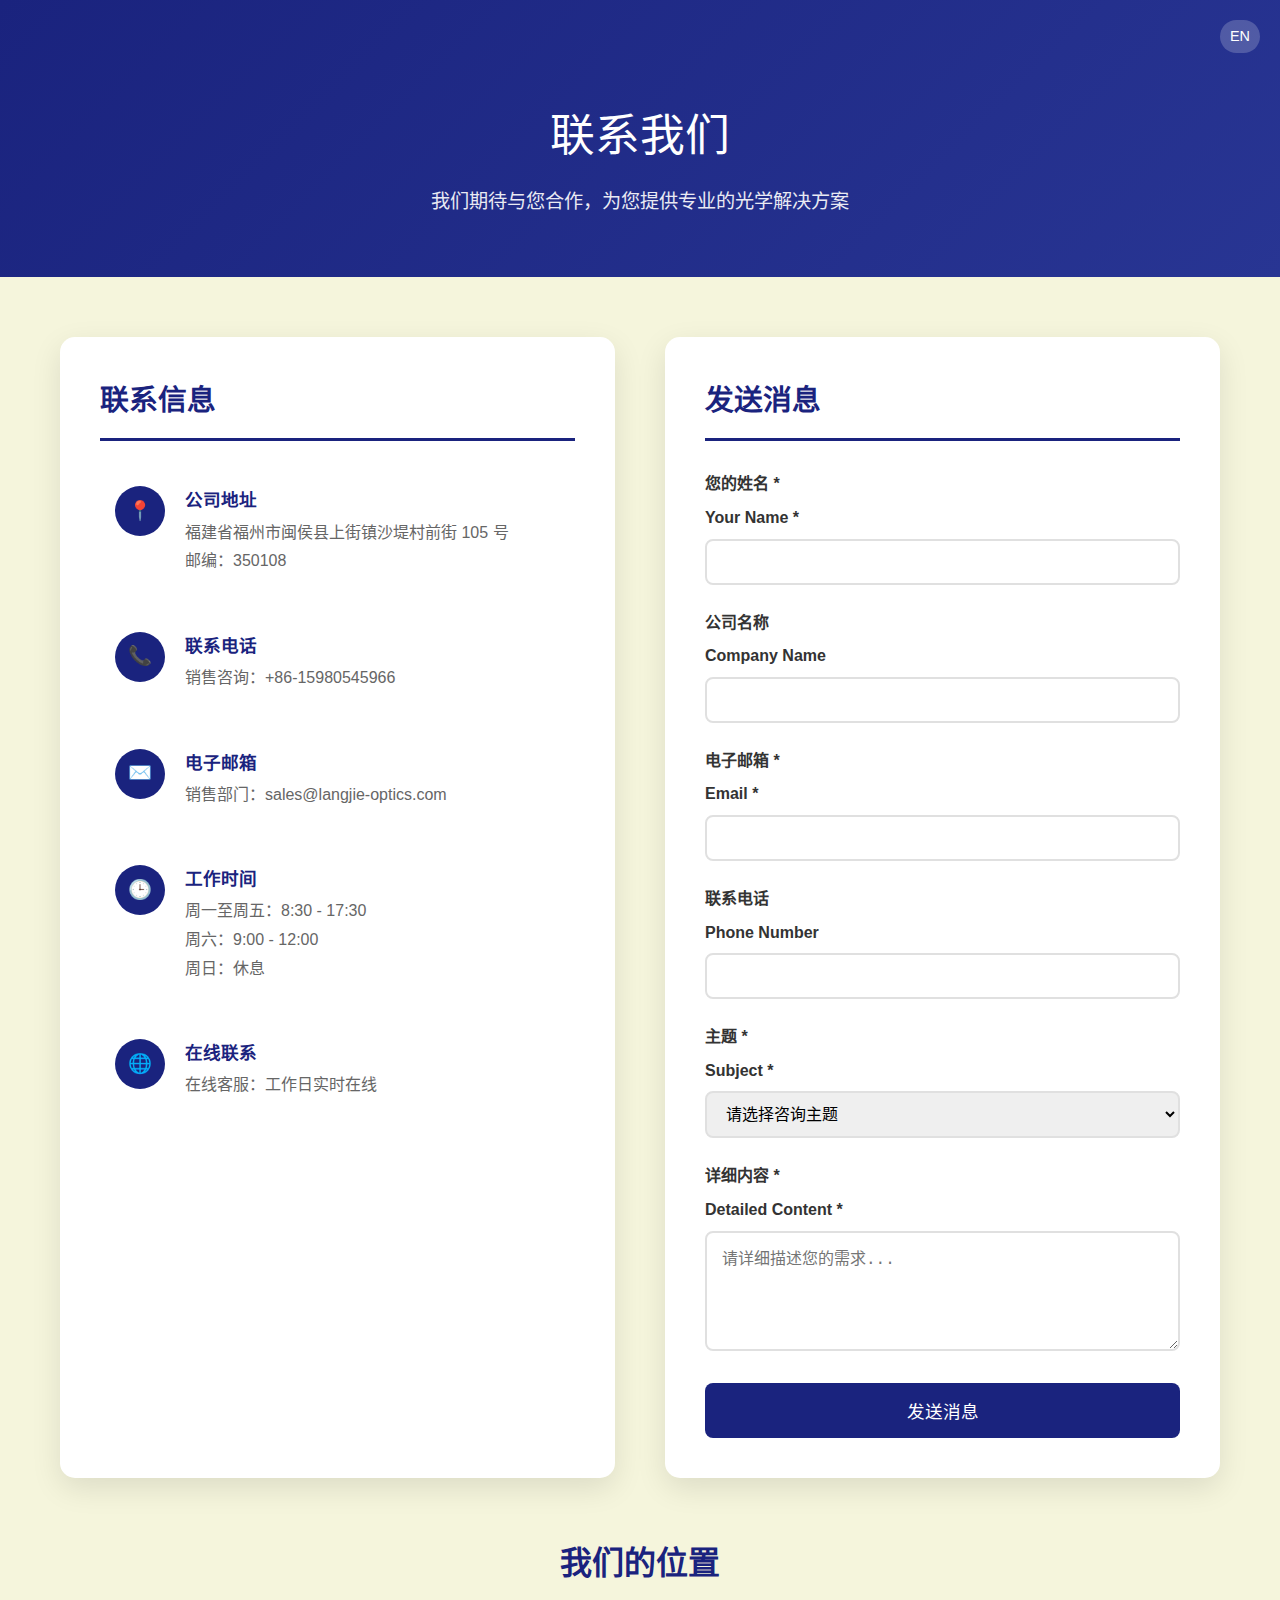
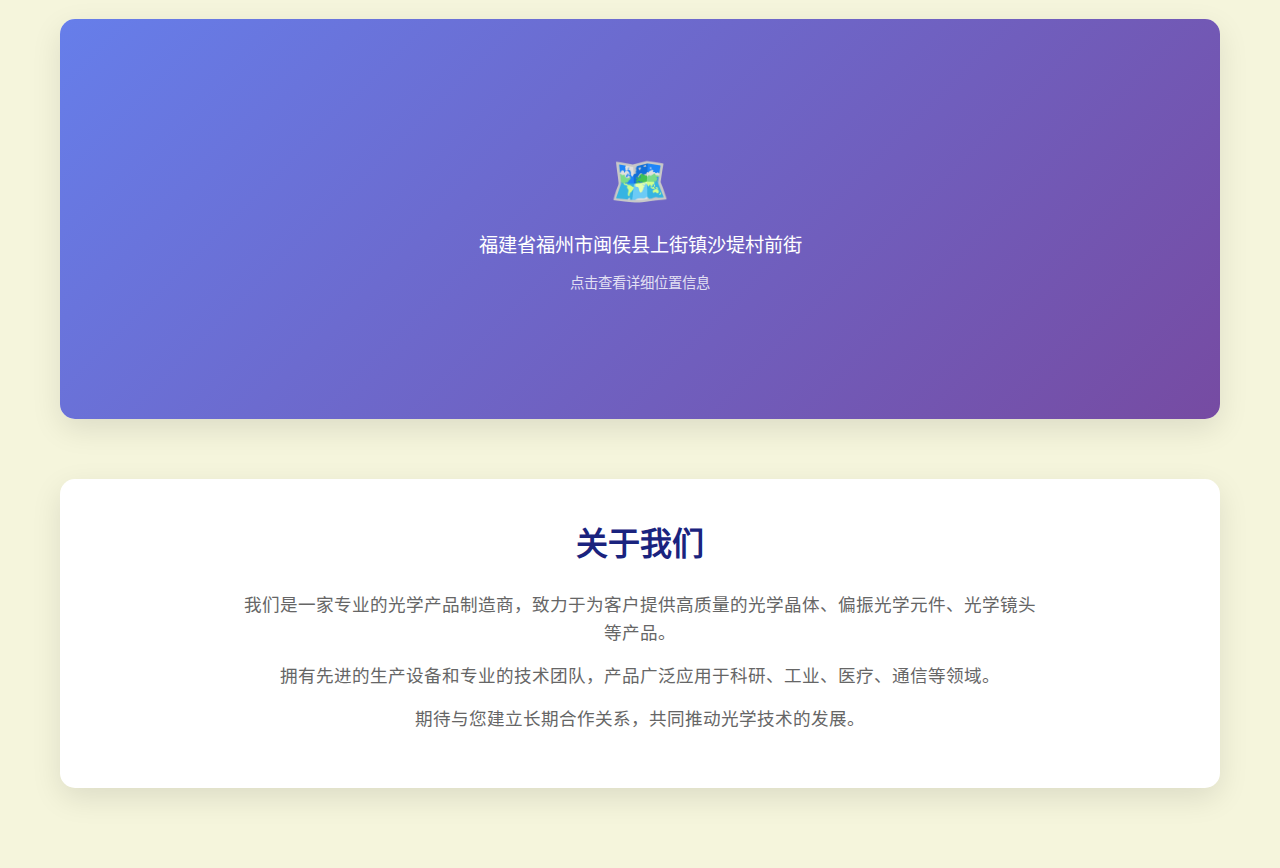
<file: 联系我们.html>
<!DOCTYPE html>
<html lang="zh-CN">
<head>
    <meta charset="UTF-8">
    <meta name="viewport" content="width=device-width, initial-scale=1.0">
    <title>联系我们 - Contact Us | 专业光学解决方案 - Professional Optical Solutions</title>
    <style>
        * {
            margin: 0;
            padding: 0;
            box-sizing: border-box;
        }

        body {
            font-family: 'Arial', 'Microsoft YaHei', sans-serif;
            line-height: 1.6;
            color: #333;
            background-color: #f5f5dc; /* 米黄色背景 */
        }

        /* 头部样式 */
        .contact-header {
            background: linear-gradient(135deg, #1a237e 0%, #283593 100%);
            color: white;
            padding: 100px 0 60px;
            text-align: center;
            margin-bottom: 60px;
        }

        .contact-header h1 {
            font-size: 2.8rem;
            margin-bottom: 15px;
            font-weight: 300;
        }

        .contact-header p {
            font-size: 1.2rem;
            opacity: 0.9;
            max-width: 600px;
            margin: 0 auto;
        }

        /* 主要内容区域 */
        .contact-container {
            max-width: 1200px;
            margin: 0 auto;
            padding: 0 20px 80px;
        }

        .contact-grid {
            display: grid;
            grid-template-columns: 1fr 1fr;
            gap: 50px;
            margin-bottom: 60px;
        }

        /* 联系信息卡片 */
        .contact-info {
            background: white;
            border-radius: 15px;
            padding: 40px;
            box-shadow: 0 10px 30px rgba(0,0,0,0.1);
        }

        .contact-info h2 {
            color: #1a237e;
            font-size: 1.8rem;
            margin-bottom: 30px;
            padding-bottom: 15px;
            border-bottom: 3px solid #1a237e;
        }

        .info-item {
            display: flex;
            align-items: flex-start;
            margin-bottom: 25px;
            padding: 15px;
            border-radius: 8px;
            transition: background-color 0.3s ease;
        }

        .info-item:hover {
            background-color: #f8f9ff;
        }

        .info-icon {
            width: 50px;
            height: 50px;
            background: #1a237e;
            border-radius: 50%;
            display: flex;
            align-items: center;
            justify-content: center;
            margin-right: 20px;
            flex-shrink: 0;
        }

        .info-icon i {
            color: white;
            font-size: 1.2rem;
        }

        .info-content h3 {
            color: #1a237e;
            margin-bottom: 5px;
            font-size: 1.1rem;
        }

        .info-content p {
            color: #666;
            margin-bottom: 3px;
        }

        .info-content a {
            color: #666;
            text-decoration: none;
            transition: color 0.3s ease;
        }

        .info-content a:hover {
            color: #1a237e;
        }

        /* 联系表单 */
        .contact-form {
            background: white;
            border-radius: 15px;
            padding: 40px;
            box-shadow: 0 10px 30px rgba(0,0,0,0.1);
        }

        .contact-form h2 {
            color: #1a237e;
            font-size: 1.8rem;
            margin-bottom: 30px;
            padding-bottom: 15px;
            border-bottom: 3px solid #1a237e;
        }

        .form-group {
            margin-bottom: 25px;
        }

        .form-group label {
            display: block;
            margin-bottom: 8px;
            color: #333;
            font-weight: 600;
        }

        .form-control {
            width: 100%;
            padding: 12px 15px;
            border: 2px solid #e0e0e0;
            border-radius: 8px;
            font-size: 1rem;
            transition: border-color 0.3s ease;
        }

        .form-control:focus {
            outline: none;
            border-color: #1a237e;
        }

        textarea.form-control {
            resize: vertical;
            min-height: 120px;
        }

        .submit-btn {
            background: #1a237e;
            color: white;
            padding: 15px 40px;
            border: none;
            border-radius: 8px;
            font-size: 1.1rem;
            cursor: pointer;
            transition: background 0.3s ease;
            width: 100%;
        }

        .submit-btn:hover {
            background: #283593;
        }

        /* 地图区域 */
        .map-section {
            margin-bottom: 60px;
        }

        .map-section h2 {
            text-align: center;
            color: #1a237e;
            font-size: 2rem;
            margin-bottom: 30px;
        }

        .map-container {
            background: white;
            border-radius: 15px;
            overflow: hidden;
            box-shadow: 0 10px 30px rgba(0,0,0,0.1);
            height: 400px;
        }

        .map-placeholder {
            width: 100%;
            height: 100%;
            background: linear-gradient(135deg, #667eea 0%, #764ba2 100%);
            display: flex;
            align-items: center;
            justify-content: center;
            color: white;
            font-size: 1.2rem;
        }

        /* 公司信息 */
        .company-info {
            background: white;
            border-radius: 15px;
            padding: 40px;
            box-shadow: 0 10px 30px rgba(0,0,0,0.1);
            text-align: center;
        }

        .company-info h2 {
            color: #1a237e;
            font-size: 2rem;
            margin-bottom: 20px;
        }

        .company-info p {
            color: #666;
            font-size: 1.1rem;
            margin-bottom: 15px;
            max-width: 800px;
            margin-left: auto;
            margin-right: auto;
        }

        /* 响应式设计 */
        @media (max-width: 768px) {
            .contact-header {
                padding: 80px 0 40px;
            }

            .contact-header h1 {
                font-size: 2.2rem;
            }

            .contact-grid {
                grid-template-columns: 1fr;
                gap: 30px;
            }

            .contact-info, .contact-form {
                padding: 30px 25px;
            }

            .info-item {
                flex-direction: column;
                text-align: center;
            }

            .info-icon {
                margin-right: 0;
                margin-bottom: 15px;
            }
        }

        /* 图标样式 */
        .icon {
            font-style: normal;
            font-weight: bold;
        }

        /* 成功消息 */
        .success-message {
            background: #d4edda;
            color: #155724;
            padding: 15px;
            border-radius: 8px;
            margin-bottom: 20px;
            display: none;
        }

        /* 语言切换 */
        .lang-switch {
            position: absolute;
            top: 20px;
            right: 20px;
            background: rgba(255,255,255,0.2);
            border-radius: 20px;
            padding: 5px 10px;
            color: white;
            font-size: 0.9rem;
            cursor: pointer;
        }

        .english {
            display: none;
        }
    </style>
</head>
<body>
    <!-- 语言切换按钮 -->
    <div class="lang-switch" id="langSwitch">EN</div>

    <!-- 联系页面头部 -->
    <header class="contact-header">
        <h1 class="chinese">联系我们</h1>
        <h1 class="english">Contact Us</h1>
        <p class="chinese">我们期待与您合作，为您提供专业的光学解决方案</p>
        <p class="english">We look forward to cooperating with you and providing professional optical solutions</p>
    </header>

    <!-- 主要内容区域 -->
    <main class="contact-container">
        <!-- 联系信息和表单 -->
        <div class="contact-grid">
            <!-- 联系信息 -->
            <div class="contact-info">
                <h2 class="chinese">联系信息</h2>
                <h2 class="english">Contact Information</h2>
                
                <div class="info-item">
                    <div class="info-icon">
                        <i class="icon">📍</i>
                    </div>
                    <div class="info-content">
                        <h3 class="chinese">公司地址</h3>
                        <h3 class="english">Company Address</h3>
                        <p class="chinese">福建省福州市闽侯县上街镇沙堤村前街 105 号</p>
    
                        <p class="english">No. 105, Front Street, Shadi Village, Shangjie Town, Minhou County, Fuzhou City, Fujian Province, P.R.China</p>
                        <p class="chinese">邮编：350108</p>
                        <p class="english">Postal Code: 350108</p>
                    </div>
                </div>

                <div class="info-item">
                    <div class="info-icon">
                        <i class="icon">📞</i>
                    </div>
                    <div class="info-content">
                        <h3 class="chinese">联系电话</h3>
                        <h3 class="english">Contact Phone</h3>
                        <p class="chinese">销售咨询：<a href="tel:+86-21-68881234">+86-15980545966</a></p>
                        <p class="english">Sales: <a href="tel:+86-21-68881234">+86-15980545966</a></p>
                    </div>
                </div>

                <div class="info-item">
                    <div class="info-icon">
                        <i class="icon">✉️</i>
                    </div>
                    <div class="info-content">
                        <h3 class="chinese">电子邮箱</h3>
                        <h3 class="english">Email</h3>
                        <p class="chinese">销售部门：<a href="mailto:sales@optics.com">sales@langjie-optics.com</a></p>
                        <p class="english">Sales: <a href="mailto:sales@optics.com">sales@langjie-optics.com</a></p>
                    </div>
                </div>

                <div class="info-item">
                    <div class="info-icon">
                        <i class="icon">🕒</i>
                    </div>
                    <div class="info-content">
                        <h3 class="chinese">工作时间</h3>
                        <h3 class="english">Business Hours</h3>
                        <p class="chinese">周一至周五：8:30 - 17:30</p>
                        <p class="english">Monday - Friday: 8:30 - 17:30</p>
                        <p class="chinese">周六：9:00 - 12:00</p>
                        <p class="english">Saturday: 9:00 - 12:00</p>
                        <p class="chinese">周日：休息</p>
                        <p class="english">Sunday: Closed</p>
                    </div>
                </div>

                <div class="info-item">
                    <div class="info-icon">
                        <i class="icon">🌐</i>
                    </div>
                    <div class="info-content">
                        <h3 class="chinese">在线联系</h3>
                        <h3 class="english">Online Contact</h3>
                        <p class="chinese">在线客服：工作日实时在线</p>
                        <p class="english">Online Support: Real-time on weekdays</p>
                    </div>
                </div>
            </div>

            <!-- 联系表单 -->
            <div class="contact-form">
                <h2 class="chinese">发送消息</h2>
                <h2 class="english">Send Message</h2>
                <div class="success-message chinese" id="successMessage">
                    感谢您的留言！我们会在24小时内回复您。
                </div>
                <div class="success-message english" id="successMessageEn">
                    Thank you for your message! We will reply within 24 hours.
                </div>
                <form id="contactForm">
                    <div class="form-group">
                        <label for="name" class="chinese">您的姓名 *</label>
                        <label for="name" class="english">Your Name *</label>
                        <input type="text" id="name" name="name" class="form-control" required>
                    </div>

                    <div class="form-group">
                        <label for="company" class="chinese">公司名称</label>
                        <label for="company" class="english">Company Name</label>
                        <input type="text" id="company" name="company" class="form-control">
                    </div>

                    <div class="form-group">
                        <label for="email" class="chinese">电子邮箱 *</label>
                        <label for="email" class="english">Email *</label>
                        <input type="email" id="email" name="email" class="form-control" required>
                    </div>

                    <div class="form-group">
                        <label for="phone" class="chinese">联系电话</label>
                        <label for="phone" class="english">Phone Number</label>
                        <input type="tel" id="phone" name="phone" class="form-control">
                    </div>

                    <div class="form-group">
                        <label for="subject" class="chinese">主题 *</label>
                        <label for="subject" class="english">Subject *</label>
                        <select id="subject" name="subject" class="form-control" required>
                            <option value="" class="chinese">请选择咨询主题</option>
                            <option value="" class="english">Please select inquiry subject</option>
                            <option value="product" class="chinese">产品咨询</option>
                            <option value="product" class="english">Product Inquiry</option>
                            <option value="quote" class="chinese">报价请求</option>
                            <option value="quote" class="english">Quote Request</option>
                            <option value="tech" class="chinese">技术支持</option>
                            <option value="tech" class="english">Technical Support</option>
                            <option value="cooperation" class="chinese">合作洽谈</option>
                            <option value="cooperation" class="english">Cooperation</option>
                            <option value="other" class="chinese">其他</option>
                            <option value="other" class="english">Other</option>
                        </select>
                    </div>

                    <div class="form-group">
                        <label for="message" class="chinese">详细内容 *</label>
                        <label for="message" class="english">Detailed Content *</label>
                        <textarea id="message" name="message" class="form-control chinese" required placeholder="请详细描述您的需求..."></textarea>
                        <textarea id="message" name="message" class="form-control english" required placeholder="Please describe your needs in detail..."></textarea>
                    </div>

                    <button type="submit" class="submit-btn chinese">发送消息</button>
                    <button type="submit" class="submit-btn english">Send Message</button>
                </form>
            </div>
        </div>

        <!-- 地图区域 -->
        <div class="map-section">
            <h2 class="chinese">我们的位置</h2>
            <h2 class="english">Our Location</h2>
            <div class="map-container">
                <div class="map-placeholder">
                    <div style="text-align: center;">
                        <div style="font-size: 3rem; margin-bottom: 10px;">🗺️</div>
                        <div class="chinese">福建省福州市闽侯县上街镇沙堤村前街</div>
                        <div class="english">No. 123, Shadi Village, Shangjie Town, Minhou County, Fuzhou City, Fujian Province</div>
                        <div style="font-size: 0.9rem; margin-top: 10px; opacity: 0.8;" class="chinese">点击查看详细位置信息</div>
                        <div style="font-size: 0.9rem; margin-top: 10px; opacity: 0.8;" class="english">Click to view detailed location information</div>
                    </div>
                </div>
            </div>
        </div>

        <!-- 公司信息 -->
        <div class="company-info">
            <h2 class="chinese">关于我们</h2>
            <h2 class="english">About Us</h2>
            <p class="chinese">我们是一家专业的光学产品制造商，致力于为客户提供高质量的光学晶体、偏振光学元件、光学镜头等产品。</p>
            <p class="english">We are a professional optical product manufacturer, committed to providing customers with high-quality optical crystals, polarization optical components, optical lenses and other products.</p>
            <p class="chinese">拥有先进的生产设备和专业的技术团队，产品广泛应用于科研、工业、医疗、通信等领域。</p>
            <p class="english">With advanced production equipment and professional technical team, our products are widely used in scientific research, industry, medical, communication and other fields.</p>
            <p class="chinese">期待与您建立长期合作关系，共同推动光学技术的发展。</p>
            <p class="english">We look forward to establishing long-term cooperative relationships with you and jointly promoting the development of optical technology.</p>
        </div>
    </main>

    <script>
        document.addEventListener('DOMContentLoaded', function() {
            const contactForm = document.getElementById('contactForm');
            const successMessage = document.getElementById('successMessage');
            const successMessageEn = document.getElementById('successMessageEn');
            const langSwitch = document.getElementById('langSwitch');
            let currentLang = 'chinese';

            // 语言切换功能
            langSwitch.addEventListener('click', function() {
                const chineseElements = document.querySelectorAll('.chinese');
                const englishElements = document.querySelectorAll('.english');
                
                if (currentLang === 'chinese') {
                    chineseElements.forEach(el => el.style.display = 'none');
                    englishElements.forEach(el => el.style.display = 'block');
                    langSwitch.textContent = '中文';
                    currentLang = 'english';
                } else {
                    chineseElements.forEach(el => el.style.display = 'block');
                    englishElements.forEach(el => el.style.display = 'none');
                    langSwitch.textContent = 'EN';
                    currentLang = 'chinese';
                }
            });

            contactForm.addEventListener('submit', function(e) {
                e.preventDefault();
                
                // 模拟表单提交
                const formData = new FormData(contactForm);
                console.log('表单数据:', Object.fromEntries(formData));
                
                // 显示成功消息
                if (currentLang === 'chinese') {
                    successMessage.style.display = 'block';
                    successMessageEn.style.display = 'none';
                } else {
                    successMessage.style.display = 'none';
                    successMessageEn.style.display = 'block';
                }
                
                // 重置表单
                contactForm.reset();
                
                // 3秒后隐藏成功消息
                setTimeout(() => {
                    successMessage.style.display = 'none';
                    successMessageEn.style.display = 'none';
                }, 5000);
            });

            // 地图点击事件
            const mapPlaceholder = document.querySelector('.map-placeholder');
            mapPlaceholder.addEventListener('click', function() {
                if (currentLang === 'chinese') {
                    alert('这里可以集成百度地图或Google地图API');
                } else {
                    alert('Here you can integrate Baidu Maps or Google Maps API');
                }
            });

            // 电话号码点击事件
            document.querySelectorAll('a[href^="tel:"]').forEach(link => {
                link.addEventListener('click', function(e) {
                    e.preventDefault();
                    const phoneNumber = this.getAttribute('href').replace('tel:', '');
                    if (currentLang === 'chinese') {
                        if (confirm(`是否要拨打 ${phoneNumber}？`)) {
                            window.location.href = this.getAttribute('href');
                        }
                    } else {
                        if (confirm(`Do you want to call ${phoneNumber}?`)) {
                            window.location.href = this.getAttribute('href');
                        }
                    }
                });
            });
        });
    </script>
</body>
</html>
</file>
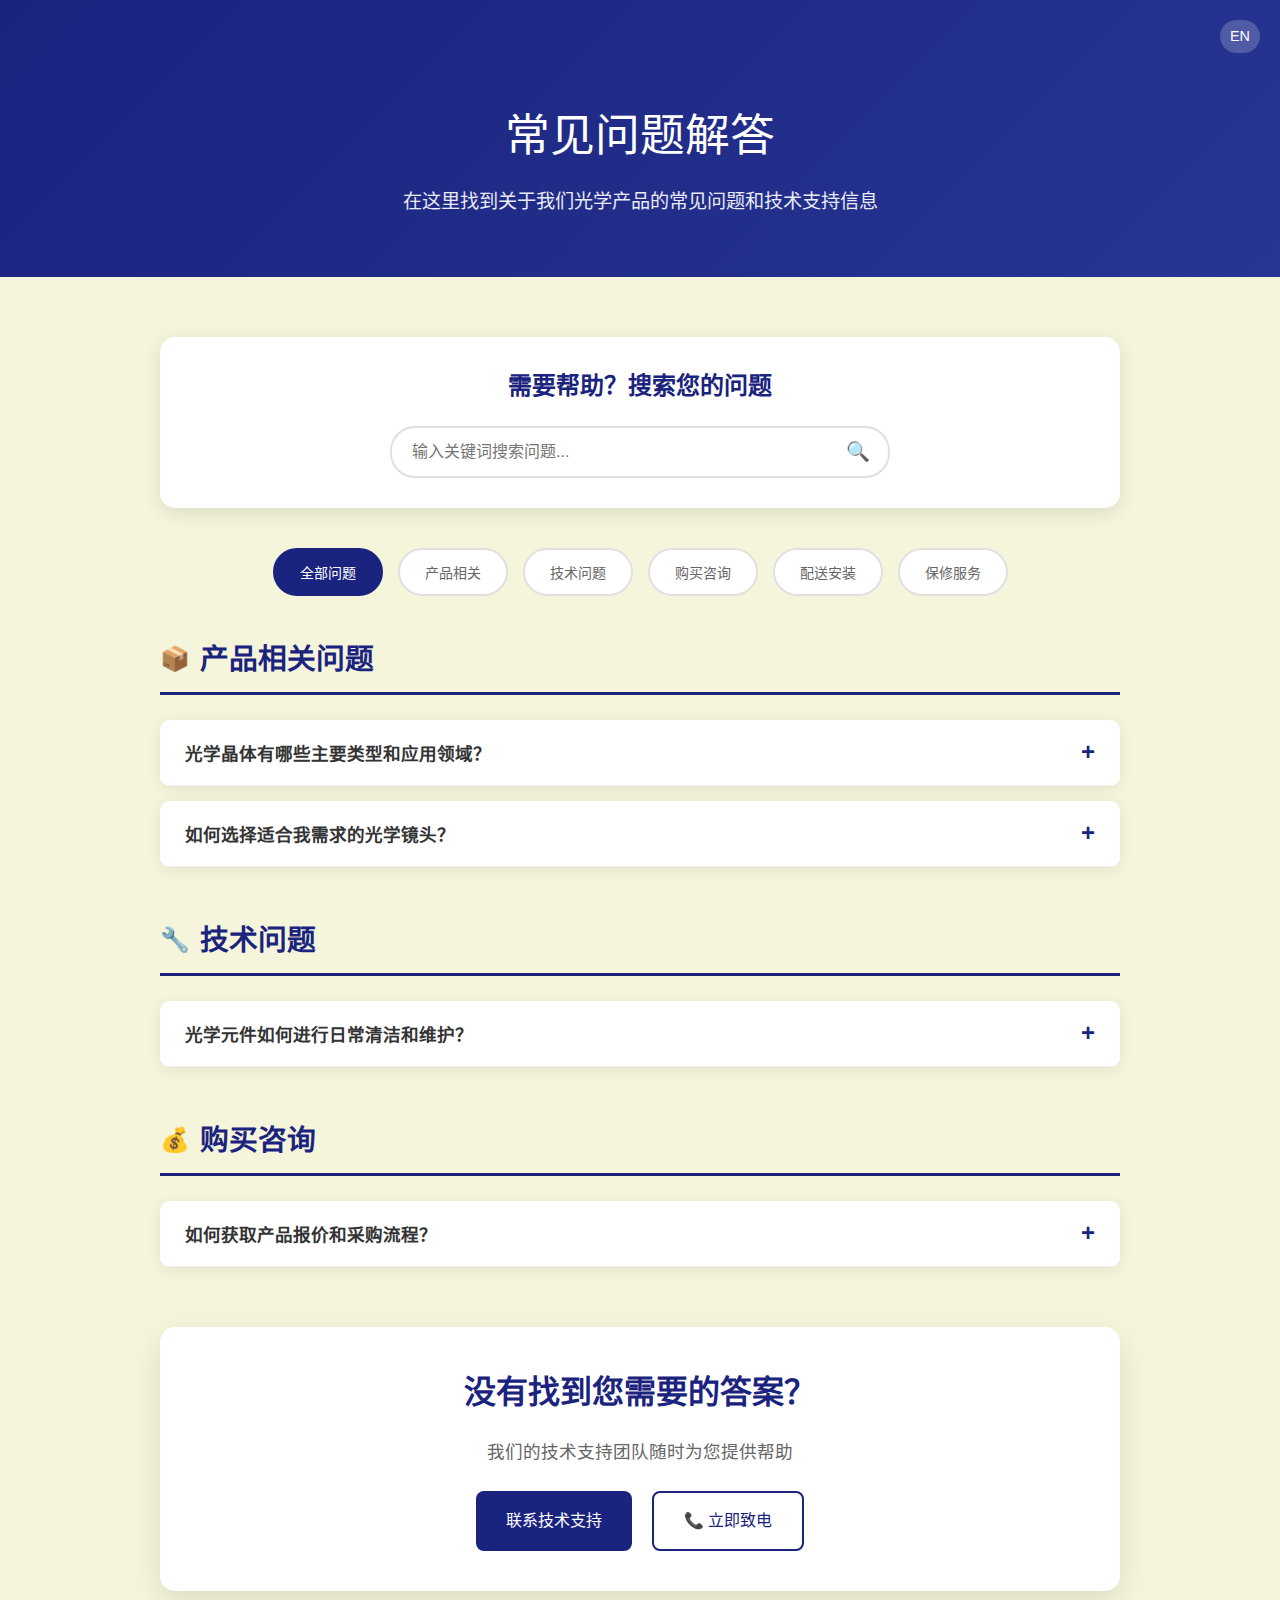
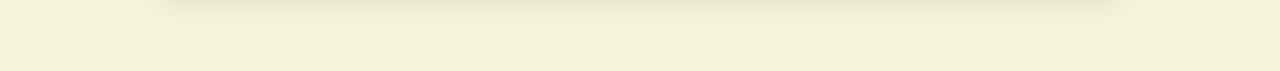
<file: 问题与回答.html>
<!DOCTYPE html>
<html lang="zh-CN">
<head>
    <meta charset="UTF-8">
    <meta name="viewport" content="width=device-width, initial-scale=1.0">
    <title>常见问题 - FAQ | 光学产品技术支持 - Optical Product Technical Support</title>
    <style>
        * {
            margin: 0;
            padding: 0;
            box-sizing: border-box;
        }

        body {
            font-family: 'Arial', 'Microsoft YaHei', sans-serif;
            line-height: 1.6;
            color: #333;
            background-color: #f5f5dc; /* 米黄色背景 */
        }

        /* 头部样式 */
        .faq-header {
            background: linear-gradient(135deg, #1a237e 0%, #283593 100%);
            color: white;
            padding: 100px 0 60px;
            text-align: center;
            margin-bottom: 60px;
        }

        .faq-header h1 {
            font-size: 2.8rem;
            margin-bottom: 15px;
            font-weight: 300;
        }

        .faq-header p {
            font-size: 1.2rem;
            opacity: 0.9;
            max-width: 600px;
            margin: 0 auto;
        }

        /* 主要内容区域 */
        .faq-container {
            max-width: 1000px;
            margin: 0 auto;
            padding: 0 20px 80px;
        }

        /* 搜索区域 */
        .search-section {
            background: white;
            border-radius: 15px;
            padding: 30px;
            box-shadow: 0 5px 20px rgba(0,0,0,0.1);
            margin-bottom: 40px;
            text-align: center;
        }

        .search-section h2 {
            color: #1a237e;
            margin-bottom: 20px;
            font-size: 1.5rem;
        }

        .search-box {
            max-width: 500px;
            margin: 0 auto;
            position: relative;
        }

        .search-input {
            width: 100%;
            padding: 15px 50px 15px 20px;
            border: 2px solid #e0e0e0;
            border-radius: 25px;
            font-size: 1rem;
            transition: border-color 0.3s ease;
        }

        .search-input:focus {
            outline: none;
            border-color: #1a237e;
        }

        .search-icon {
            position: absolute;
            right: 20px;
            top: 50%;
            transform: translateY(-50%);
            color: #666;
            font-size: 1.2rem;
        }

        /* 分类导航 */
        .category-nav {
            display: flex;
            justify-content: center;
            flex-wrap: wrap;
            gap: 15px;
            margin-bottom: 40px;
        }

        .category-btn {
            padding: 12px 25px;
            background: white;
            border: 2px solid #e0e0e0;
            border-radius: 25px;
            cursor: pointer;
            transition: all 0.3s ease;
            font-size: 14px;
            color: #666;
            font-weight: 500;
        }

        .category-btn:hover,
        .category-btn.active {
            background: #1a237e;
            color: white;
            border-color: #1a237e;
        }

        /* 问题分类区域 */
        .category-section {
            margin-bottom: 50px;
        }

        .category-title {
            font-size: 1.8rem;
            color: #1a237e;
            margin-bottom: 25px;
            padding-bottom: 10px;
            border-bottom: 3px solid #1a237e;
            display: flex;
            align-items: center;
        }

        .category-icon {
            margin-right: 10px;
            font-size: 1.5rem;
        }

        /* FAQ项目 */
        .faq-item {
            background: white;
            border-radius: 10px;
            margin-bottom: 15px;
            box-shadow: 0 3px 15px rgba(0,0,0,0.08);
            overflow: hidden;
            transition: all 0.3s ease;
        }

        .faq-item:hover {
            box-shadow: 0 5px 20px rgba(0,0,0,0.12);
        }

        .faq-question {
            padding: 20px 60px 20px 25px;
            cursor: pointer;
            position: relative;
            font-weight: 600;
            font-size: 1.1rem;
            color: #333;
            background: white;
            border: none;
            width: 100%;
            text-align: left;
            transition: background-color 0.3s ease;
        }

        .faq-question:hover {
            background-color: #f8f9ff;
        }

        .faq-question::after {
            content: '+';
            position: absolute;
            right: 25px;
            top: 50%;
            transform: translateY(-50%);
            font-size: 1.5rem;
            color: #1a237e;
            transition: transform 0.3s ease;
        }

        .faq-item.active .faq-question::after {
            content: '-';
            transform: translateY(-50%) rotate(0deg);
        }

        .faq-answer {
            padding: 0 25px;
            max-height: 0;
            overflow: hidden;
            transition: all 0.3s ease;
            background: #fafafa;
            border-top: 1px solid #f0f0f0;
        }

        .faq-item.active .faq-answer {
            padding: 25px;
            max-height: 1000px;
        }

        .faq-answer p {
            margin-bottom: 15px;
            color: #555;
        }

        .faq-answer p:last-child {
            margin-bottom: 0;
        }

        .faq-answer ul {
            margin: 15px 0;
            padding-left: 20px;
        }

        .faq-answer li {
            margin-bottom: 8px;
            color: #555;
        }

        /* 技术支持区域 */
        .support-section {
            background: white;
            border-radius: 15px;
            padding: 40px;
            box-shadow: 0 10px 30px rgba(0,0,0,0.1);
            text-align: center;
            margin-top: 60px;
        }

        .support-section h2 {
            color: #1a237e;
            font-size: 2rem;
            margin-bottom: 20px;
        }

        .support-section p {
            color: #666;
            font-size: 1.1rem;
            margin-bottom: 25px;
            max-width: 600px;
            margin-left: auto;
            margin-right: auto;
        }

        .support-buttons {
            display: flex;
            justify-content: center;
            gap: 20px;
            flex-wrap: wrap;
        }

        .support-btn {
            padding: 15px 30px;
            background: #1a237e;
            color: white;
            text-decoration: none;
            border-radius: 8px;
            transition: background 0.3s ease;
            font-weight: 500;
            display: inline-flex;
            align-items: center;
            gap: 10px;
        }

        .support-btn:hover {
            background: #283593;
            color: white;
        }

        .support-btn.secondary {
            background: transparent;
            color: #1a237e;
            border: 2px solid #1a237e;
        }

        .support-btn.secondary:hover {
            background: #1a237e;
            color: white;
        }

        /* 响应式设计 */
        @media (max-width: 768px) {
            .faq-header {
                padding: 80px 0 40px;
            }

            .faq-header h1 {
                font-size: 2.2rem;
            }

            .category-nav {
                justify-content: flex-start;
                overflow-x: auto;
                padding-bottom: 10px;
            }

            .faq-question {
                padding: 18px 50px 18px 20px;
                font-size: 1rem;
            }

            .support-buttons {
                flex-direction: column;
                align-items: center;
            }

            .support-btn {
                width: 100%;
                max-width: 300px;
                justify-content: center;
            }
        }

        /* 无结果提示 */
        .no-results {
            text-align: center;
            padding: 40px;
            color: #666;
            display: none;
        }

        .no-results .icon {
            font-size: 3rem;
            margin-bottom: 15px;
            display: block;
        }

        /* 语言切换 */
        .lang-switch {
            position: absolute;
            top: 20px;
            right: 20px;
            background: rgba(255,255,255,0.2);
            border-radius: 20px;
            padding: 5px 10px;
            color: white;
            font-size: 0.9rem;
            cursor: pointer;
        }

        .english {
            display: none;
        }
    </style>
</head>
<body>
    <!-- 语言切换按钮 -->
    <div class="lang-switch" id="langSwitch">EN</div>

    <!-- FAQ页面头部 -->
    <header class="faq-header">
        <h1 class="chinese">常见问题解答</h1>
        <h1 class="english">Frequently Asked Questions</h1>
        <p class="chinese">在这里找到关于我们光学产品的常见问题和技术支持信息</p>
        <p class="english">Find common questions and technical support information about our optical products here</p>
    </header>

    <!-- 主要内容区域 -->
    <main class="faq-container">
        <!-- 搜索区域 -->
        <section class="search-section">
            <h2 class="chinese">需要帮助？搜索您的问题</h2>
            <h2 class="english">Need help? Search your question</h2>
            <div class="search-box">
                <input type="text" class="search-input chinese" placeholder="输入关键词搜索问题...">
                <input type="text" class="search-input english" placeholder="Enter keywords to search questions...">
                <span class="search-icon">🔍</span>
            </div>
        </section>

        <!-- 分类导航 -->
        <nav class="category-nav">
            <button class="category-btn active" data-category="all">
                <span class="chinese">全部问题</span>
                <span class="english">All Questions</span>
            </button>
            <button class="category-btn" data-category="product">
                <span class="chinese">产品相关</span>
                <span class="english">Product Related</span>
            </button>
            <button class="category-btn" data-category="technical">
                <span class="chinese">技术问题</span>
                <span class="english">Technical Issues</span>
            </button>
            <button class="category-btn" data-category="purchase">
                <span class="chinese">购买咨询</span>
                <span class="english">Purchase Inquiry</span>
            </button>
            <button class="category-btn" data-category="shipping">
                <span class="chinese">配送安装</span>
                <span class="english">Shipping & Installation</span>
            </button>
            <button class="category-btn" data-category="warranty">
                <span class="chinese">保修服务</span>
                <span class="english">Warranty Service</span>
            </button>
        </nav>

        <!-- 无结果提示 -->
        <div class="no-results" id="noResults">
            <span class="icon">😕</span>
            <h3 class="chinese">没有找到相关问题</h3>
            <h3 class="english">No related questions found</h3>
            <p class="chinese">请尝试使用其他关键词搜索，或联系我们的技术支持团队</p>
            <p class="english">Please try searching with other keywords, or contact our technical support team</p>
        </div>

        <!-- 产品相关问题 -->
        <section class="category-section" data-category="product">
            <h2 class="category-title">
                <span class="category-icon">📦</span>
                <span class="chinese">产品相关问题</span>
                <span class="english">Product Related Questions</span>
            </h2>

            <div class="faq-item">
                <button class="faq-question">
                    <span class="chinese">光学晶体有哪些主要类型和应用领域？</span>
                    <span class="english">What are the main types and application fields of optical crystals?</span>
                </button>
                <div class="faq-answer">
                    <p class="chinese">我们的光学晶体主要分为以下几类：</p>
                    <p class="english">Our optical crystals are mainly divided into the following categories:</p>
                    <ul>
                        <li class="chinese"><strong>非线性晶体</strong>：用于频率转换、参量振荡、倍频等应用</li>
                        <li class="english"><strong>Nonlinear crystals</strong>: Used for frequency conversion, parametric oscillation, frequency doubling and other applications</li>
                        <li class="chinese"><strong>激光晶体</strong>：适用于各种固体激光器，如Nd:YAG、Yb:YAG等</li>
                        <li class="english"><strong>Laser crystals</strong>: Suitable for various solid-state lasers, such as Nd:YAG, Yb:YAG, etc.</li>
                        <li class="chinese"><strong>双折射晶体</strong>：用于制造波片、偏振棱镜等偏振光学元件</li>
                        <li class="english"><strong>Birefringent crystals</strong>: Used to manufacture wave plates, polarizing prisms and other polarization optical components</li>
                        <li class="chinese"><strong>声光晶体</strong>：应用于调制器、偏转器等声光器件</li>
                        <li class="english"><strong>Acousto-optic crystals</strong>: Applied to acousto-optic devices such as modulators and deflectors</li>
                    </ul>
                    <p class="chinese">这些晶体广泛应用于激光加工、医疗设备、科研仪器、通信系统等领域。</p>
                    <p class="english">These crystals are widely used in laser processing, medical equipment, scientific research instruments, communication systems and other fields.</p>
                </div>
            </div>

            <div class="faq-item">
                <button class="faq-question">
                    <span class="chinese">如何选择适合我需求的光学镜头？</span>
                    <span class="english">How to choose the right optical lens for my needs?</span>
                </button>
                <div class="faq-answer">
                    <p class="chinese">选择光学镜头时需要考虑以下几个关键因素：</p>
                    <p class="english">When selecting optical lenses, the following key factors need to be considered:</p>
                    <ul>
                        <li class="chinese"><strong>焦距</strong>：根据成像距离和视场角要求选择</li>
                        <li class="english"><strong>Focal length</strong>: Selected based on imaging distance and field of view requirements</li>
                        <li class="chinese"><strong>光圈</strong>：影响进光量和景深</li>
                        <li class="english"><strong>Aperture</strong>: Affects the amount of light entering and depth of field</li>
                        <li class="chinese"><strong>分辨率</strong>：根据检测精度要求确定</li>
                        <li class="english"><strong>Resolution</strong>: Determined based on detection accuracy requirements</li>
                        <li class="chinese"><strong>工作波段</strong>：确保镜头在所需光谱范围内有良好透过率</li>
                        <li class="english"><strong>Working wavelength</strong>: Ensure the lens has good transmittance in the required spectral range</li>
                        <li class="chinese"><strong>接口类型</strong>：与相机接口匹配</li>
                        <li class="english"><strong>Interface type</strong>: Matches the camera interface</li>
                    </ul>
                    <p class="chinese">建议提供您的具体应用场景和技术要求，我们的技术团队会为您推荐最适合的产品。</p>
                    <p class="english">It is recommended to provide your specific application scenarios and technical requirements, and our technical team will recommend the most suitable products for you.</p>
                </div>
            </div>
        </section>

        <!-- 技术问题 -->
        <section class="category-section" data-category="technical">
            <h2 class="category-title">
                <span class="category-icon">🔧</span>
                <span class="chinese">技术问题</span>
                <span class="english">Technical Issues</span>
            </h2>

            <div class="faq-item">
                <button class="faq-question">
                    <span class="chinese">光学元件如何进行日常清洁和维护？</span>
                    <span class="english">How to perform daily cleaning and maintenance of optical components?</span>
                </button>
                <div class="faq-answer">
                    <p class="chinese">光学元件的清洁和维护需要特别注意：</p>
                    <p class="english">Special attention is required for cleaning and maintenance of optical components:</p>
                    <ul>
                        <li class="chinese">使用专用的光学清洁工具，如吹气球、光学棉签、无尘布</li>
                        <li class="english">Use special optical cleaning tools, such as air blowers, optical cotton swabs, and lint-free cloths</li>
                        <li class="chinese">按照正确的清洁顺序：先吹气除尘，再用溶剂清洁</li>
                        <li class="english">Follow the correct cleaning sequence: first blow off dust with air, then clean with solvent</li>
                        <li class="chinese">使用高纯度溶剂，如无水乙醇、丙酮（注意材料兼容性）</li>
                        <li class="english">Use high-purity solvents, such as absolute ethanol, acetone (pay attention to material compatibility)</li>
                        <li class="chinese">避免用手直接触摸光学表面</li>
                        <li class="english">Avoid touching optical surfaces directly with hands</li>
                        <li class="chinese">存储在恒温恒湿环境中，避免温度剧烈变化</li>
                        <li class="english">Store in a constant temperature and humidity environment, avoid drastic temperature changes</li>
                    </ul>
                </div>
            </div>
        </section>

        <!-- 购买咨询 -->
        <section class="category-section" data-category="purchase">
            <h2 class="category-title">
                <span class="category-icon">💰</span>
                <span class="chinese">购买咨询</span>
                <span class="english">Purchase Inquiry</span>
            </h2>

            <div class="faq-item">
                <button class="faq-question">
                    <span class="chinese">如何获取产品报价和采购流程？</span>
                    <span class="english">How to get product quotes and what is the procurement process?</span>
                </button>
                <div class="faq-answer">
                    <p class="chinese">我们的采购流程如下：</p>
                    <p class="english">Our procurement process is as follows:</p>
                    <ol>
                        <li class="chinese">提供产品型号、规格和数量要求</li>
                        <li class="english">Provide product model, specifications and quantity requirements</li>
                        <li class="chinese">我们的销售团队将在24小时内提供详细报价</li>
                        <li class="english">Our sales team will provide detailed quotes within 24 hours</li>
                        <li class="chinese">确认报价后签订采购合同</li>
                        <li class="english">Sign procurement contract after confirming the quote</li>
                        <li class="chinese">支付预付款（通常为30-50%）</li>
                        <li class="english">Pay advance payment (usually 30-50%)</li>
                        <li class="chinese">安排生产或发货</li>
                        <li class="english">Arrange production or shipment</li>
                        <li class="chinese">支付尾款，完成交易</li>
                        <li class="english">Pay the balance to complete the transaction</li>
                    </ol>
                </div>
            </div>
        </section>

        <!-- 技术支持区域 -->
        <section class="support-section">
            <h2 class="chinese">没有找到您需要的答案？</h2>
            <h2 class="english">Didn't find the answer you need?</h2>
            <p class="chinese">我们的技术支持团队随时为您提供帮助</p>
            <p class="english">Our technical support team is always ready to help you</p>
            <div class="support-buttons">
                <a href="contact.html" class="support-btn">
                    <span class="chinese">联系技术支持</span>
                    <span class="english">Contact Technical Support</span>
                </a>
                <a href="tel:+86-21-68881235" class="support-btn secondary">
                    <span class="chinese">📞 立即致电</span>
                    <span class="english">📞 Call Now</span>
                </a>
            </div>
        </section>
    </main>

    <script>
        document.addEventListener('DOMContentLoaded', function() {
            const faqItems = document.querySelectorAll('.faq-item');
            const categoryBtns = document.querySelectorAll('.category-btn');
            const searchInputs = document.querySelectorAll('.search-input');
            const noResults = document.getElementById('noResults');
            const langSwitch = document.getElementById('langSwitch');
            let currentLang = 'chinese';

            // FAQ展开/收起功能
            faqItems.forEach(item => {
                const question = item.querySelector('.faq-question');
                question.addEventListener('click', () => {
                    const isActive = item.classList.contains('active');
                    
                    // 关闭所有其他项目
                    faqItems.forEach(otherItem => {
                        if (otherItem !== item) {
                            otherItem.classList.remove('active');
                        }
                    });
                    
                    // 切换当前项目
                    item.classList.toggle('active', !isActive);
                });
            });

            // 分类筛选功能
            categoryBtns.forEach(btn => {
                btn.addEventListener('click', () => {
                    const category = btn.getAttribute('data-category');
                    
                    // 更新激活按钮
                    categoryBtns.forEach(b => b.classList.remove('active'));
                    btn.classList.add('active');
                    
                    // 显示/隐藏分类
                    document.querySelectorAll('.category-section').forEach(section => {
                        if (category === 'all' || section.getAttribute('data-category') === category) {
                            section.style.display = 'block';
                        } else {
                            section.style.display = 'none';
                        }
                    });
                    
                    // 检查是否有可见内容
                    checkVisibleContent();
                });
            });

            // 搜索功能
            searchInputs.forEach(input => {
                input.addEventListener('input', function() {
                    const searchTerm = this.value.toLowerCase();
                    let hasResults = false;
                    
                    faqItems.forEach(item => {
                        const question = item.querySelector('.faq-question');
                        const questionText = question.textContent.toLowerCase();
                        const answer = item.querySelector('.faq-answer');
                        const answerText = answer.textContent.toLowerCase();
                        
                        if (questionText.includes(searchTerm) || answerText.includes(searchTerm)) {
                            item.style.display = 'block';
                            hasResults = true;
                            
                            // 高亮匹配文本
                            if (searchTerm) {
                                highlightText(item, searchTerm);
                            }
                        } else {
                            item.style.display = 'none';
                        }
                    });
                    
                    // 显示/隐藏无结果提示
                    noResults.style.display = hasResults ? 'none' : 'block';
                });
            });

            // 检查可见内容
            function checkVisibleContent() {
                let hasVisibleItems = false;
                
                document.querySelectorAll('.category-section').forEach(section => {
                    if (section.style.display !== 'none') {
                        const visibleItems = section.querySelectorAll('.faq-item[style="display: block"], .faq-item:not([style])');
                        if (visibleItems.length > 0) {
                            hasVisibleItems = true;
                        }
                    }
                });
                
                noResults.style.display = hasVisibleItems ? 'none' : 'block';
            }

            // 文本高亮函数
            function highlightText(element, searchTerm) {
                // 简化版高亮实现
                element.style.backgroundColor = searchTerm ? '#fff9c4' : '';
            }

            // 语言切换功能
            langSwitch.addEventListener('click', function() {
                const chineseElements = document.querySelectorAll('.chinese');
                const englishElements = document.querySelectorAll('.english');
                
                if (currentLang === 'chinese') {
                    chineseElements.forEach(el => el.style.display = 'none');
                    englishElements.forEach(el => el.style.display = 'block');
                    langSwitch.textContent = '中文';
                    currentLang = 'english';
                } else {
                    chineseElements.forEach(el => el.style.display = 'block');
                    englishElements.forEach(el => el.style.display = 'none');
                    langSwitch.textContent = 'EN';
                    currentLang = 'chinese';
                }
            });

            // 初始化检查
            checkVisibleContent();
        });
    </script>
</body>
</html>
</file>
